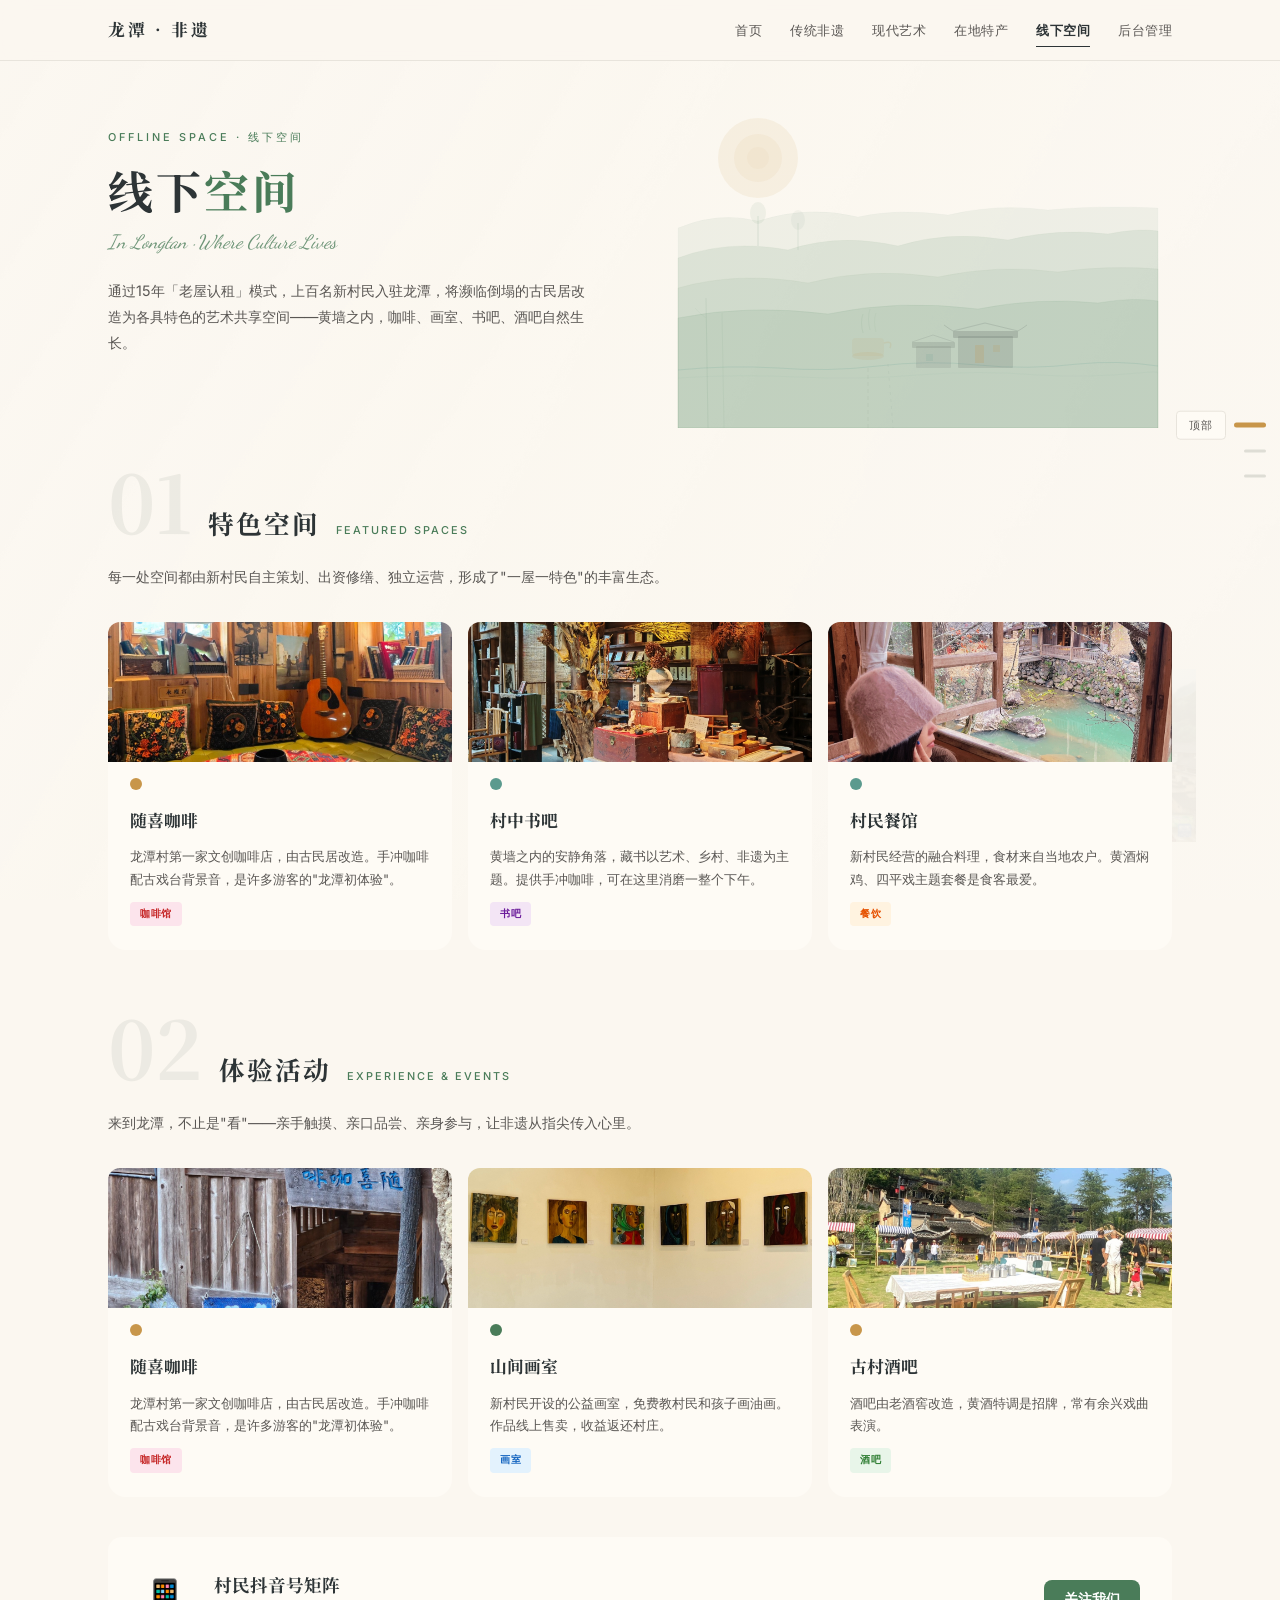
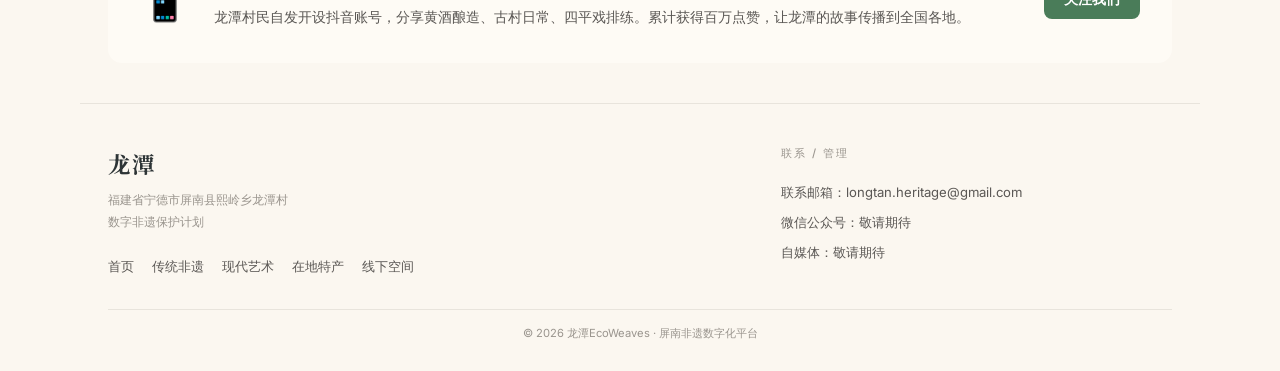
<file: templates/offline-space.html>
<!DOCTYPE html>
<html lang="zh-CN">
<head>
  <meta charset="UTF-8">
  <meta name="viewport" content="width=device-width, initial-scale=1.0">
  <title>线下空间 · 龙潭非遗平台</title>
  <link rel="preconnect" href="https://fonts.googleapis.com">
  <link rel="preconnect" href="https://fonts.gstatic.com" crossorigin>
  <link href="https://fonts.googleapis.com/css2?family=Noto+Serif+SC:ital,wght@0,400;0,600;0,700;1,400;1,600&family=Inter:wght@300;400;500;600&family=Dancing+Script:wght@400;500;600;700&display=swap" rel="stylesheet">
  <link rel="stylesheet" href="/static/css/style.css">
  <style>
    /* ========== 线下空间页 ========== */

    /* Hero 区域 */
    .space-hero {
      max-width: var(--max-width);
      margin: 0 auto;
      padding: calc(var(--nav-height) + 48px) 28px 16px;
      display: grid;
      grid-template-columns: 1fr 1fr;
      gap: 48px;
      align-items: start;
      position: relative;
    }

    .space-hero-left {
      position: relative;
      z-index: 1;
      padding-top: 20px;
    }

    .space-hero-label {
      font-size: 0.68rem;
      letter-spacing: 3px;
      color: var(--forest);
      text-transform: uppercase;
      margin-bottom: 16px;
      font-weight: 500;
    }

    .space-hero-title {
      font-family: var(--font-cn);
      font-size: 2.8rem;
      font-weight: 700;
      color: var(--text-primary);
      line-height: 1.2;
      letter-spacing: 3px;
      margin-bottom: 8px;
    }

    .space-hero-title em {
      font-style: normal;
      color: var(--forest);
    }

    .space-hero-en {
      font-family: 'Dancing Script', cursive;
      font-size: 1.2rem;
      color: var(--forest);
      font-style: italic;
      margin-bottom: 20px;
      opacity: 0.8;
    }

    .space-hero-desc {
      font-size: 0.9rem;
      color: var(--text-secondary);
      line-height: 1.8;
      max-width: 480px;
    }

    /* 右侧插画 */
    .space-illustration {
      position: relative;
      width: 100%;
      height: 320px;
    }

    .space-illustration svg {
      width: 100%;
      height: 100%;
    }

    /* 空间板块 */
    .space-block {
      max-width: var(--max-width);
      margin: 0 auto;
      padding: 16px 28px 0;
      position: relative;
    }

    .section-number-sp {
      font-family: var(--font-cn);
      font-size: 5rem;
      font-weight: 700;
      color: var(--border);
      line-height: 1;
      margin-bottom: 8px;
      opacity: 0.5;
    }

    .block-header-sp {
      display: flex;
      align-items: baseline;
      gap: 16px;
      margin-bottom: 16px;
      flex-wrap: wrap;
    }

    .block-title-sp {
      font-family: var(--font-cn);
      font-size: 1.6rem;
      font-weight: 700;
      color: var(--text-primary);
      letter-spacing: 2px;
    }

    .block-sub-sp {
      font-size: 0.68rem;
      color: var(--forest);
      letter-spacing: 2px;
      text-transform: uppercase;
      font-weight: 500;
    }

    .block-intro-sp {
      font-size: 0.88rem;
      color: var(--text-secondary);
      line-height: 1.85;
      max-width: 560px;
      margin-bottom: 32px;
    }

    /* 空间卡片网格 */
    .space-grid {
      display: grid;
      grid-template-columns: repeat(3, 1fr);
      gap: 16px;
      margin-top: 32px;
      margin-bottom: 40px;
    }

    .space-card {
      background: var(--bg-elevated);
      border-radius: 18px;
      padding: 28px 22px 24px;
      transition: var(--transition);
      display: flex;
      flex-direction: column;
      justify-content: space-between;
    }

    .space-card:hover {
      box-shadow: 0 4px 24px rgba(74,124, 89, 0.06);
      transform: translateY(-2px);
    }

    .space-dot {
      width: 12px;
      height: 12px;
      border-radius: 50%;
      margin-bottom: 16px;
      flex-shrink: 0;
    }

    .space-dot.wall { background: var(--wall); }
    .space-dot.creek { background: var(--creek); }
    .space-dot.forest { background: var(--forest); }

    .space-card h4 {
      font-family: var(--font-cn);
      font-size: 1.05rem;
      font-weight: 700;
      color: var(--text-primary);
      margin-bottom: 10px;
      flex-shrink: 0;
    }

    .space-card p {
      font-size: 0.82rem;
      color: var(--text-secondary);
      line-height: 1.7;
      flex-grow: 1;
    }

    .space-card-img {
      width: 100%;
      height: 140px;
      border-radius: 12px 12px 0 0;
      overflow: hidden;
      margin: -28px -22px 16px;
      width: calc(100% + 44px);
    }

    .space-card-img img {
      width: 100%;
      height: 100%;
      object-fit: cover;
      display: block;
      transition: transform 0.4s ease;
    }

    .space-card:hover .space-card-img img {
      transform: scale(1.06);
    }

    .space-tag {
      display: inline-block;
      padding: 3px 10px;
      font-size: 0.65rem;
      font-weight: 600;
      letter-spacing: 0.5px;
      border-radius: 4px;
      margin-top: 12px;
      align-self: flex-start;
    }

    .space-tag.cafe { background: #fce4ec; color: #c62828; }
    .space-tag.book { background: #f3e5f5; color: #6a1b9a; }
    .space-tag.art { background: #e3f2fd; color: #1565c0; }
    .space-tag.bar { background: #e8f5e9; color: #2e7d32; }
    .space-tag.food { background: #fff3e0; color: #e65100; }
    .space-tag.stay { background: #e0f7fa; color: #00838f; }

    /* 体验活动 */
    .experience-grid {
      display: grid;
      grid-template-columns: repeat(2, 1fr);
      gap: 16px;
      margin-top: 32px;
      margin-bottom: 40px;
    }

    .experience-card {
      background: var(--bg-elevated);
      border-radius: 18px;
      padding: 28px 24px;
      transition: var(--transition);
      border-left: 3px solid var(--forest);
    }

    .experience-card:hover {
      box-shadow: var(--shadow-sm);
    }

    .experience-card h4 {
      font-family: var(--font-cn);
      font-size: 1.05rem;
      font-weight: 700;
      color: var(--text-primary);
      margin-bottom: 8px;
    }

    .experience-card p {
      font-size: 0.82rem;
      color: var(--text-secondary);
      line-height: 1.7;
    }

    /* 图片画廊 */
    .space-gallery {
      display: grid;
      grid-template-columns: repeat(3, 1fr);
      gap: 12px;
      margin-top: 24px;
      margin-bottom: 16px;
    }

    .space-gallery-item {
      position: relative;
      border-radius: var(--radius-lg);
      overflow: hidden;
      aspect-ratio: 4/3;
      cursor: pointer;
      transition: transform 0.3s ease, box-shadow 0.3s ease;
    }

    .space-gallery-item:hover {
      transform: translateY(-3px);
      box-shadow: 0 6px 20px rgba(74, 124, 89, 0.12);
    }

    .space-gallery-item img {
      width: 100%;
      height: 100%;
      object-fit: cover;
      display: block;
      transition: transform 0.4s ease;
    }

    .space-gallery-item:hover img {
      transform: scale(1.05);
    }

    .space-gallery-caption {
      position: absolute;
      bottom: 0;
      left: 0;
      right: 0;
      padding: 10px 12px 8px;
      background: linear-gradient(transparent, rgba(45, 52, 54, 0.65));
      color: #fff;
      font-size: 0.72rem;
      letter-spacing: 0.5px;
    }

    @media (max-width: 960px) {
      .space-gallery { grid-template-columns: repeat(2, 1fr); }
    }

    @media (max-width: 640px) {
      .space-gallery { grid-template-columns: 1fr; }
    }

    /* 响应式 */
    @media (max-width: 960px) {
      .space-hero {
        grid-template-columns: 1fr;
        gap: 32px;
      }
      .space-illustration { height: 240px; }
      .space-grid { grid-template-columns: repeat(2, 1fr); }
      .experience-grid { grid-template-columns: 1fr; }
      .section-number-sp { font-size: 3.5rem; }
    }

    @media (max-width: 640px) {
      .space-hero-title { font-size: 2rem; }
      .space-grid { grid-template-columns: 1fr; }
    }
  </style>
</head>
<body>

  <!-- 导航栏 -->
  <nav class="navbar">
    <div class="nav-inner">
      <a href="/" class="nav-logo">龙潭 · 非遗</a>
      <div class="nav-links">
        <a href="/">首页</a>
        <a href="/heritage">传统非遗</a>
        <a href="/music-innovation">现代艺术</a>
        <a href="/creative">在地特产</a>
        <a href="/offline-space" class="active">线下空间</a>
        <a href="/admin">后台管理</a>
      </div>
      <div class="nav-mobile-toggle"><span></span><span></span><span></span></div>
    </div>
  </nav>

  <!-- Hero 区域 -->
  <header class="space-hero" id="nav-hero">
    <div class="space-hero-left fade-in">
      <div class="space-hero-label">OFFLINE SPACE · 线下空间</div>
      <h1 class="space-hero-title">线下<em>空间</em></h1>
      <div class="space-hero-en">In Longtan · Where Culture Lives</div>
      <p class="space-hero-desc">
        通过15年「老屋认租」模式，上百名新村民入驻龙潭，将濒临倒塌的古民居改造为各具特色的艺术共享空间——黄墙之内，咖啡、画室、书吧、酒吧自然生长。
      </p>
    </div>
    <div class="space-illustration fade-in fade-in-delay-1">
      <svg viewBox="0 0 480 320" fill="none" xmlns="http://www.w3.org/2000/svg">
        <!-- 云雾 -->
        <path class="svganim-cloud" d="M20 70 Q70 63 120 67 Q170 73 210 65" stroke="rgba(255,255,255,0.14)" stroke-width="0.8" fill="none"/>
        <ellipse class="svganim-cloud-slow" cx="200" cy="95" rx="45" ry="5" fill="rgba(255,255,255,0.04)"/>
        <!-- 第一层远山 -->
        <path class="svganim-mountain-1" d="M0 120 Q40 103 80 113 Q130 97 180 109 Q220 100 270 107 Q320 95 370 102 Q420 97 480 100 L480 320 L0 320Z" fill="rgba(74,124,89,0.07)" stroke="rgba(74,124,89,0.04)" stroke-width="0.5"/>
        <!-- 第二层远山 -->
        <path class="svganim-mountain-2" d="M0 150 Q50 131 110 142 Q160 125 220 138 Q270 122 330 132 Q380 120 430 126 Q460 120 480 123 L480 320 L0 320Z" fill="rgba(74,124,89,0.10)" stroke="rgba(74,124,89,0.06)" stroke-width="0.7"/>
        <!-- 远景松树 -->
        <g class="svganim-pine-far-1">
        <line x1="80" y1="138" x2="80" y2="108" stroke="rgba(74,124,89,0.13)" stroke-width="1.2"/>
        <ellipse cx="80" cy="105" rx="8" ry="11" fill="rgba(74,124,89,0.07)"/>
        </g>
        <g class="svganim-pine-far-2">
        <line x1="120" y1="142" x2="120" y2="115" stroke="rgba(74,124,89,0.10)" stroke-width="1"/>
        <ellipse cx="120" cy="112" rx="7" ry="10" fill="rgba(74,124,89,0.05)"/>
        </g>
        <!-- 第三层山 -->
        <path class="svganim-mountain-3" d="M0 180 Q60 163 130 175 Q190 159 260 169 Q320 156 380 164 Q430 157 480 161 L480 320 L0 320Z" fill="rgba(74,124,89,0.08)" stroke="rgba(74,124,89,0.05)" stroke-width="0.8"/>
        <!-- 第四层近山 -->
        <path class="svganim-mountain-4" d="M0 210 Q70 196 150 206 Q220 191 300 201 Q360 189 420 195 Q455 189 480 193 L480 320 L0 320Z" fill="rgba(74,124,89,0.11)" stroke="rgba(74,124,89,0.07)" stroke-width="0.9"/>
        <!-- 溪流 -->
        <path class="svganim-creek-upper" d="M0 262 Q50 257 100 260 Q150 264 200 258 Q250 252 300 257 Q350 262 400 256 Q440 252 480 258" stroke="rgba(91,154,142,0.16)" stroke-width="1" fill="none"/>
        <path class="svganim-creek-lower" d="M0 270 Q60 266 120 269 Q180 272 240 267 Q300 262 360 267 Q410 270 460 265 Q480 263 480 265" stroke="rgba(91,154,142,0.08)" stroke-width="0.6" fill="none"/>
        <!-- 石板路 -->
        <path class="svganim-stone-path-1" d="M190 260 L190 320" stroke="rgba(45,52,54,0.09)" stroke-width="0.6" stroke-dasharray="4 3"/>
        <path class="svganim-stone-path-2" d="M210 256 L215 320" stroke="rgba(45,52,54,0.07)" stroke-width="0.5" stroke-dasharray="3 4"/>
        <!-- 古厝群 -->
        <!-- 主屋（咖啡馆） -->
        <rect x="280" y="228" width="55" height="32" rx="1" fill="rgba(45,52,54,0.12)"/>
        <rect x="275" y="223" width="65" height="7" rx="1" fill="rgba(45,52,54,0.16)"/>
        <line x1="275" y1="223" x2="307" y2="215" stroke="rgba(45,52,54,0.16)" stroke-width="0.8"/>
        <line x1="340" y1="223" x2="307" y2="215" stroke="rgba(45,52,54,0.16)" stroke-width="0.8"/>
        <path d="M275 223 Q270 220 266 217" stroke="rgba(45,52,54,0.16)" stroke-width="0.8" fill="none"/>
        <path d="M340 223 Q345 220 349 217" stroke="rgba(45,52,54,0.16)" stroke-width="0.8" fill="none"/>
        <rect class="svganim-window-glow" x="297" y="237" width="9" height="18" rx="0.5" fill="rgba(200,150,74,0.20)"/>
        <rect class="svganim-window-split" x="315" y="237" width="7" height="7" rx="0.5" fill="rgba(200,150,74,0.14)"/>
        <!-- 副屋（画室） -->
        <rect x="238" y="238" width="35" height="22" rx="1" fill="rgba(45,52,54,0.09)"/>
        <rect x="234" y="234" width="43" height="6" rx="1" fill="rgba(45,52,54,0.12)"/>
        <path d="M234 234 L255 227 L276 234" stroke="rgba(45,52,54,0.13)" stroke-width="0.7" fill="none"/>
        <rect x="248" y="246" width="7" height="7" rx="0.5" fill="rgba(91,154,142,0.12)"/>
        <!-- 咖啡杯 -->
        <ellipse cx="190" cy="248" rx="16" ry="4" fill="rgba(200,150,74,0.10)"/>
        <rect x="174" y="230" width="32" height="18" rx="4" fill="rgba(200,150,74,0.08)"/>
        <path d="M206 235 Q215 232 212 240" stroke="rgba(200,150,74,0.12)" stroke-width="1.5" fill="none"/>
        <!-- 蒸汽 -->
        <path d="M185 225 Q182 214 185 206" stroke="rgba(74,124,89,0.09)" stroke-width="0.8" fill="none"/>
        <path d="M192 222 Q189 210 192 201" stroke="rgba(74,124,89,0.07)" stroke-width="0.8" fill="none"/>
        <path d="M198 224 Q195 213 198 205" stroke="rgba(74,124,89,0.05)" stroke-width="0.8" fill="none"/>
        <!-- 竹林 -->
        <g class="svganim-bamboo-1">
        <line x1="30" y1="320" x2="28" y2="190" stroke="rgba(74,124,89,0.09)" stroke-width="1"/>
        <path d="M28 210 Q22 206 17 200" stroke="rgba(74,124,89,0.07)" stroke-width="0.5" fill="none"/>
        </g>
        <g class="svganim-bamboo-2">
        <line x1="46" y1="320" x2="44" y2="205" stroke="rgba(74,124,89,0.07)" stroke-width="0.8"/>
        </g>
        <!-- 暖阳 -->
        <circle class="svganim-sun-outer" cx="80" cy="50" r="40" fill="rgba(200,150,74,0.09)"/>
        <circle class="svganim-sun-mid" cx="80" cy="50" r="24" fill="rgba(200,150,74,0.06)"/>
        <circle class="svganim-sun-inner" cx="80" cy="50" r="11" fill="rgba(200,150,74,0.04)"/>
      </svg>
    </div>
  </header>

  <!-- 板块 01：特色空间 -->
  <section class="space-block" id="nav-spaces">
    <div class="block-header-sp fade-in">
      <div class="section-number-sp">01</div>
      <h2 class="block-title-sp">特色空间</h2>
      <span class="block-sub-sp">FEATURED SPACES</span>
    </div>
    <p class="block-intro-sp fade-in">
      每一处空间都由新村民自主策划、出资修缮、独立运营，形成了"一屋一特色"的丰富生态。
    </p>

    <!-- 空间卡片 -->
    <div class="space-grid">
      <!-- 随喜咖啡 -->
      <div class="space-card fade-in fade-in-delay-1">
        <div class="space-card-img">
          <img src="/uploads/space_music.jpg" alt="随喜咖啡">
        </div>
        <div class="space-dot wall"></div>
        <h4>随喜咖啡</h4>
        <p>龙潭村第一家文创咖啡店，由古民居改造。手冲咖啡配古戏台背景音，是许多游客的"龙潭初体验"。</p>
        <span class="space-tag cafe">咖啡馆</span>
      </div>
      <!-- 村中书吧 -->
      <div class="space-card fade-in fade-in-delay-2">
        <div class="space-card-img">
          <img src="/uploads/space_book.jpg" alt="村中书吧">
        </div>
        <div class="space-dot creek"></div>
        <h4>村中书吧</h4>
        <p>黄墙之内的安静角落，藏书以艺术、乡村、非遗为主题。提供手冲咖啡，可在这里消磨一整个下午。</p>
        <span class="space-tag book">书吧</span>
      </div>
      <!-- 村民餐馆 -->
      <div class="space-card fade-in fade-in-delay-2">
        <div class="space-card-img">
          <img src="/uploads/space_restaurant.jpg" alt="村民餐馆">
        </div>
        <div class="space-dot creek"></div>
        <h4>村民餐馆</h4>
        <p>新村民经营的融合料理，食材来自当地农户。黄酒焖鸡、四平戏主题套餐是食客最爱。</p>
        <span class="space-tag food">餐饮</span>
      </div>
    </div>
  </section>

  <!-- 板块 02：体验活动 -->
  <section class="space-block" id="nav-experience">
    <div class="block-header-sp fade-in">
      <div class="section-number-sp">02</div>
      <h2 class="block-title-sp">体验活动</h2>
      <span class="block-sub-sp">EXPERIENCE & EVENTS</span>
    </div>
    <p class="block-intro-sp fade-in">
      来到龙潭，不止是"看"——亲手触摸、亲口品尝、亲身参与，让非遗从指尖传入心里。
    </p>

    <!-- 空间亮点卡片（上图下文） -->
    <div class="space-grid" style="margin-top:32px;">

      <!-- 随喜咖啡 -->
      <div class="space-card fade-in fade-in-delay-1">
        <div class="space-card-img">
          <img src="/uploads/space_cafe.jpg" alt="随喜咖啡">
        </div>
        <div class="space-dot wall"></div>
        <h4>随喜咖啡</h4>
        <p>龙潭村第一家文创咖啡店，由古民居改造。手冲咖啡配古戏台背景音，是许多游客的"龙潭初体验"。</p>
        <span class="space-tag cafe">咖啡馆</span>
      </div>

      <!-- 山间画室 -->
      <div class="space-card fade-in fade-in-delay-2">
        <div class="space-card-img">
          <img src="/uploads/space_art_show.jpg" alt="山间画室">
        </div>
        <div class="space-dot forest"></div>
        <h4>山间画室</h4>
        <p>新村民开设的公益画室，免费教村民和孩子画油画。作品线上售卖，收益返还村庄。</p>
        <span class="space-tag art">画室</span>
      </div>

      <!-- 古村酒吧 -->
      <div class="space-card fade-in fade-in-delay-3">
        <div class="space-card-img">
          <img src="/uploads/space_wine_artist.jpg" alt="古村酒吧">
        </div>
        <div class="space-dot wall"></div>
        <h4>古村酒吧</h4>
        <p>酒吧由老酒窖改造，黄酒特调是招牌，常有余兴戏曲表演。</p>
        <span class="space-tag bar">酒吧</span>
      </div>

    </div>

    <!-- 抖音传播 -->
    <div style="background:var(--bg-elevated);border-radius:var(--radius-lg);padding:28px 32px;margin-top:40px;margin-bottom:40px;display:flex;align-items:center;gap:24px;flex-wrap:wrap;" class="fade-in">
      <div style="font-size:2.5rem;display:flex;align-items:center;justify-content:center;flex-shrink:0;">📱</div>
      <div style="flex:1;min-width:200px;">
        <div style="font-family:var(--font-cn);font-size:1.1rem;font-weight:700;color:var(--text-primary);margin-bottom:6px;">村民抖音号矩阵</div>
        <div style="font-size:0.85rem;color:var(--text-secondary);line-height:1.7;">龙潭村民自发开设抖音账号，分享黄酒酿造、古村日常、四平戏排练。累计获得百万点赞，让龙潭的故事传播到全国各地。</div>
      </div>
      <a href="https://www.douyin.com/" target="_blank" style="padding:8px 20px;background:var(--forest);color:white;border-radius:8px;font-size:0.85rem;font-weight:600;text-decoration:none;white-space:nowrap;display:flex;align-items:center;height:fit-content;">关注我们</a>
    </div>
  </section>

  <!-- 页脚 -->
  <footer class="footer-ref">
    <div class="footer-grid">
      <div class="footer-brand-area">
        <div class="footer-brand">龙潭</div>
        <div class="footer-address">
          福建省宁德市屏南县熙岭乡龙潭村<br>
          数字非遗保护计划
        </div>
        <div class="footer-nav-row">
          <a href="/">首页</a>
          <a href="/heritage">传统非遗</a>
          <a href="/music-innovation">现代艺术</a>
          <a href="/creative">在地特产</a>
          <a href="/offline-space">线下空间</a>
        </div>
      </div>
      <div class="footer-col">
        <h4>联系 / 管理</h4>
        <a href="mailto:longtan.heritage@gmail.com">联系邮箱：longtan.heritage@gmail.com</a>
        <span style="display:block;font-size:0.8rem;color:var(--text-secondary);padding:4px 0;">微信公众号：敬请期待</span>
        <span style="display:block;font-size:0.8rem;color:var(--text-secondary);padding:4px 0;">自媒体：敬请期待</span>
      </div>
    </div>
    <div class="footer-bottom">&copy; 2026 龙潭EcoWeaves · 屏南非遗数字化平台</div>
  </footer>

  <!-- 侧边导览 -->
  <nav class="page-sidenav" aria-label="页面导览">
    <a href="#nav-hero" class="page-sidenav-dot active" data-nav="nav-hero"><span class="sidenav-label">顶部</span></a>
    <a href="#nav-spaces" class="page-sidenav-dot" data-nav="nav-spaces"><span class="sidenav-label">特色空间</span></a>
    <a href="#nav-experience" class="page-sidenav-dot" data-nav="nav-experience"><span class="sidenav-label">体验活动</span></a>
  </nav>

  <script src="/static/js/main.js"></script>
</body>
</html>
</file>
<file: static/css/style.css>
/* ============================================
   屏南龙潭非遗数字化平台 - 全局样式
   配色来源：龙潭村实景 · 黄墙黛瓦清溪山林
   ============================================ */

/* ---------- CSS变量体系 ---------- */
:root {
  /* 【屏南龙潭实景配色 - 主变量】 */
  --wall:          #C8964A;   /* 黄墙（夯土暖赭）主色 */
  --wall-light:     #D4A04A;   /* 黄墙亮版 */
  --wall-soft:     rgba(200,150,74,0.09);

  --tile:          #2D3436;   /* 黛瓦（墨灰）文字主色 */
  --tile-light:     #4A4845;   /* 黛瓦亮版 */
  --tile-soft:     rgba(45,52,54,0.05);

  --creek:         #5B9A8E;   /* 清溪（溪水绿）辅助 */
  --creek-soft:    rgba(91,154,142,0.08);

  --forest:        #4A7C59;   /* 深绿（山林）辅助 */
  --forest-soft:   rgba(74,124,89,0.07);

  --amber:         #B8860B;   /* 黄酒琥珀 点缀 */
  --amber-soft:    rgba(184,134,11,0.08);

  /* 【向后兼容别名 - 旧页面引用】 */
  --accent:        var(--wall);
  --accent-soft:   var(--wall-soft);
  --accent-hover:   var(--wall-light);
  --sage:          var(--creek);
  --sage-soft:     var(--creek-soft);
  --blue-muted:    #7BA3B8;   /* 蓝灰 - 重新定义 */

  /* 文字层级 */
  --text-primary:   var(--tile);
  --text-secondary: #5A5754;
  --text-muted:     #9A958E;
  --text-inverse:   #FBF7F0;

  /* 背景层级 */
  --bg-base:       #FBF7F0;
  --bg-elevated:    #FEFBF5;
  --bg-muted:      #F3EFE8;
  --bg-subtle:     #F9F6F0;

  /* 边框 */
  --border:         #DEDDD5;
  --border-subtle:  #E8E4DC;

  /* 阴影 */
  --shadow-xs:   0 1px 3px rgba(45,52,54,0.04);
  --shadow-sm:   0 2px 8px rgba(45,52,54,0.06);
  --shadow-md:   0 4px 16px rgba(45,52,54,0.08);
  --shadow-lg:   0 8px 32px rgba(45,52,54,0.12);

  /* 圆角 */
  --radius-sm:   6px;
  --radius-md:   10px;
  --radius-lg:   14px;

  /* 字体 */
  --font-cn:   'Noto Serif SC', 'Source Han Serif SC', serif;
  --font-sans: 'Inter', 'PingFang SC', 'Microsoft YaHei', sans-serif;

  /* 过渡 */
  --transition-fast: all 0.15s ease;
  --transition:      all 0.25s ease;

  /* 布局 */
  --max-width: 1120px;
  --nav-height: 60px;
}

/* ---------- 基础重置 ---------- */
*, *::before, *::after { margin:0; padding:0; box-sizing: border-box; }
html { scroll-behavior: smooth; font-size: 16px; }
body {
  font-family: var(--font-sans);
  color: var(--text-primary);
  background: var(--bg-base);
  line-height: 1.75;
  overflow-x: hidden;
  -webkit-font-smoothing: antialiased;
}
a { text-decoration: none; color: inherit; transition: var(--transition-fast); }
img { max-width: 100%; height: auto; display: block; }
ul, ol { list-style: none; }

/* ---------- 屏南视觉元素：水墨纹理背景 + 龙潭航拍 ---------- */
body::before {
  content: '';
  position: fixed;
  top:0; left:0; right:0; bottom:0;
  background:
    /* 暖色半透明遮罩（整体干净，背景图极淡） */
    linear-gradient(
      120deg,
      rgba(251, 247, 240, 0.96) 0%,
      rgba(251, 247, 240, 0.93) 40%,
      rgba(251, 247, 240, 0.94) 70%,
      rgba(251, 247, 240, 0.95) 100%
    ),
    /* 黄墙暖光（左上） */
    radial-gradient(ellipse 60% 50% at 10% 5%,   rgba(200,150,74,0.04), transparent),
    /* 清溪绿光（右下） */
    radial-gradient(ellipse 50% 40% at 90% 95%,   rgba(91,154,142,0.03), transparent),
    /* 山林深绿（右侧中间） */
    radial-gradient(ellipse 40% 60% at 95% 45%,   rgba(74,124,89,0.02), transparent),
    /* 宣纸纹理感 */
    url("data:image/svg+xml,%3Csvg width='100' height='100' xmlns='http://www.w3.org/2000/svg'%3E%3Cfilter id='n'%3E%3CfeTurbulence baseFrequency='0.65' numOctaves='4' stitchTiles='stitch'/%3E%3C/filter%3E%3Crect width='100%25' height='100%25' filter='url(%23n)' opacity='0.015'/%3E%3C/svg%3E"),
    /* 底层：龙潭村航拍（仅右下一小块装饰） */
    url("/uploads/longtan_cri_1.jpg") right 8% bottom 8% / 18% auto no-repeat fixed;
  pointer-events: none;
  z-index: -1;
}

/* ---------- 品牌装饰：青瓦飞檐分隔线 ---------- */
.brand-divider {
  max-width: var(--max-width);
  margin: 0 auto;
  height: 1px;
  background: linear-gradient(90deg,
    transparent 0%,
    var(--border) 15%,
    var(--wall) 50%,
    var(--border) 85%,
    transparent 100%
  );
  opacity: 0.6;
}

/* ---------- 品牌装饰：山水意境 SVG 容器 ---------- */
.brand-watermark {
  position: absolute;
  pointer-events: none;
  opacity: 0.025;
  z-index: 0;
}

/* ---------- 屏南特色标签 ---------- */
.tag-pingnan {
  display: inline-block;
  padding: 3px 12px;
  font-size: 0.65rem;
  font-weight: 600;
  letter-spacing: 2px;
  border: 1px solid var(--wall);
  color: var(--wall);
  border-radius: 2px;
}

/* ---------- 媒体画廊（只读展示） ---------- */
.media-gallery {
  display: grid;
  grid-template-columns: repeat(auto-fill, minmax(200px, 1fr));
  gap: 12px;
  margin-top: 20px;
}

.media-gallery-item {
  position: relative;
  border-radius: var(--radius-md);
  overflow: hidden;
  background: var(--bg-muted);
  aspect-ratio: 4/3;
  transition: var(--transition);
}

.media-gallery-item:hover {
  box-shadow: var(--shadow-sm);
  transform: translateY(-2px);
}

.media-gallery-item img,
.media-gallery-item video {
  width: 100%;
  height: 100%;
  object-fit: cover;
}

.media-gallery-item .gallery-type {
  position: absolute;
  bottom: 6px;
  left: 6px;
  padding: 2px 8px;
  background: rgba(45,52,54,0.55);
  color: white;
  font-size: 0.6rem;
  border-radius: 3px;
  letter-spacing: 0.5px;
}

.media-gallery-item .gallery-desc {
  position: absolute;
  bottom: 0;
  left: 0;
  right: 0;
  padding: 20px 10px 8px;
  background: linear-gradient(transparent, rgba(45,52,54,0.5));
  color: white;
  font-size: 0.72rem;
  opacity: 0;
  transition: opacity 0.2s ease;
}

.media-gallery-item:hover .gallery-desc {
  opacity: 1;
}

.media-gallery-empty {
  text-align: center;
  padding: 40px 20px;
  color: var(--text-muted);
  font-size: 0.85rem;
  border: 1px dashed var(--border);
  border-radius: var(--radius-md);
  margin-top: 20px;
}

/* ---------- 导航栏 ---------- */
.navbar {
  position: fixed;
  top:0; left:0; right:0;
  z-index: 1000;
  background: rgba(251,247,240,0.90);
  backdrop-filter: blur(14px);
  -webkit-backdrop-filter: blur(14px);
  border-bottom: 1px solid var(--border-subtle);
  transition: var(--transition);
}
.navbar.scrolled {
  border-bottom-color: var(--border);
  box-shadow: var(--shadow-xs);
}
.nav-inner {
  max-width: var(--max-width);
  margin: 0 auto;
  padding: 0 28px;
  display: flex;
  align-items: center;
  justify-content: space-between;
  height: var(--nav-height);
}
.nav-logo {
  font-family: var(--font-cn);
  font-size: 1.05rem;
  font-weight: 700;
  color: var(--text-primary);
  letter-spacing: 3px;
}
.nav-links { display: flex; align-items: center; }
.nav-links a {
  padding: 6px 0;
  margin-left: 28px;
  font-size: 0.82rem;
  font-weight: 400;
  letter-spacing: 0.5px;
  color: var(--text-secondary);
  position: relative;
  background: none;
  border-radius: 0;
  transition: color 0.2s ease;
}
.nav-links a::after {
  content: '';
  position: absolute;
  bottom: 0;
  left: 0;
  width: 0;
  height: 1.5px;
  background: var(--text-primary);
  transition: width 0.3s ease;
}
.nav-links a:hover,
.nav-links a.active { color: var(--text-primary); background: none; }
.nav-links a:hover::after,
.nav-links a.active::after { width: 100%; }
.nav-links a.active { font-weight: 600; }
.nav-links .nav-admin {
  color: var(--text-muted) !important;
  background: none !important;
  margin-left: 28px;
}
.nav-links .nav-admin:hover {
  color: var(--text-secondary) !important;
  background: none !important;
}
.nav-links .nav-admin::after { display: none; }
.nav-mobile-toggle {
  display: none;
  flex-direction: column;
  gap: 5px;
  cursor: pointer;
  padding: 4px;
}
.nav-mobile-toggle span {
  width: 22px;
  height: 2px;
  background: var(--text-primary);
  border-radius: 2px;
  transition: var(--transition);
}

/* ---------- 按钮 ---------- */
.btn-line {
  display: inline-flex;
  align-items: center;
  gap: 8px;
  padding: 12px 28px;
  font-size: 0.82rem;
  font-weight: 500;
  letter-spacing: 0.5px;
  border: 1.5px solid var(--text-primary);
  background: transparent;
  color: var(--text-primary);
  text-decoration: none;
  transition: var(--transition-fast);
  cursor: pointer;
}
.btn-line:hover {
  background: var(--text-primary);
  color: var(--bg-base);
}
.btn-line .arrow { transition: transform 0.2s ease; }
.btn-line:hover .arrow { transform: translateX(3px); }
.btn-line.filled {
  background: var(--wall);
  border-color: var(--wall);
  color: white;
}
.btn-line.filled:hover {
  background: var(--wall-light);
  border-color: var(--wall-light);
  color: white;
}
.btn-group { display: flex; gap: 16px; flex-wrap: wrap; }

/* ---------- 卡片 ---------- */
.card-clean {
  background: var(--bg-elevated);
  border: 1px solid var(--border-subtle);
  border-radius: var(--radius-lg);
  padding: 32px 28px;
  transition: var(--transition);
}
.card-clean:hover {
  box-shadow: var(--shadow-sm);
  border-color: var(--border);
}

/* ---------- 滚动动画 ---------- */
.fade-in {
  opacity: 0;
  transform: translateY(20px);
  transition: opacity 0.6s ease, transform 0.6s ease;
}
.fade-in.visible { opacity: 1; transform: translateY(0); }
.fade-in-delay-1 { transition-delay: 0.08s; }
.fade-in-delay-2 { transition-delay: 0.16s; }
.fade-in-delay-3 { transition-delay: 0.24s; }
.fade-in-delay-4 { transition-delay: 0.32s; }

/* ---------- 页脚（两列布局） ---------- */
.footer-ref {
  border-top: 1px solid var(--border-subtle);
  padding: 40px 28px 28px;
  max-width: var(--max-width);
  margin: 0 auto;
}

.footer-grid {
  display: grid;
  grid-template-columns: 1.6fr 1fr;
  gap: 48px;
  align-items: start;
}

.footer-brand-area {
  /* 左侧：品牌信息 + 导航链接 两栏并排 */
}

.footer-brand {
  font-family: var(--font-cn);
  font-size: 1.4rem;
  font-weight: 700;
  color: var(--text-primary);
  margin-bottom: 6px;
  letter-spacing: 2px;
}

.footer-address {
  font-size: 0.78rem;
  color: var(--text-muted);
  line-height: 1.8;
  margin-bottom: 18px;
}

.footer-nav-row {
  display: flex;
  flex-wrap: wrap;
  gap: 6px 18px;
  margin-top: 4px;
}

.footer-nav-row a {
  font-size: 0.82rem;
  color: var(--text-secondary);
  text-decoration: none;
  padding: 3px 0;
  transition: color 0.2s;
}

.footer-nav-row a:hover {
  color: var(--wall);
}

.footer-col h4 {
  font-size: 0.7rem;
  color: var(--text-muted);
  letter-spacing: 2px;
  text-transform: uppercase;
  margin-bottom: 14px;
  font-weight: 500;
}

.footer-col a {
  display: block;
  font-size: 0.82rem;
  color: var(--text-secondary);
  padding: 4px 0;
  text-decoration: none;
  transition: color 0.2s;
}

.footer-col a:hover {
  color: var(--wall);
}

.footer-col .footer-btn {
  display: inline-block;
  margin-top: 8px;
  padding: 6px 16px;
  background: var(--forest);
  color: #fff;
  border-radius: 6px;
  font-size: 0.8rem;
  font-weight: 600;
  text-decoration: none;
  transition: opacity 0.2s;
}

.footer-col .footer-btn:hover {
  opacity: 0.85;
  color: #fff;
}

.footer-bottom {
  margin-top: 28px;
  padding-top: 14px;
  border-top: 1px solid var(--border-subtle);
  font-size: 0.7rem;
  color: var(--text-muted);
  text-align: center;
}

@media (max-width: 960px) {
  .footer-grid {
    grid-template-columns: 1fr;
    gap: 28px;
  }
}

@media (max-width: 640px) {
  .footer-grid {
    grid-template-columns: 1fr;
  }
  .footer-nav-row {
    flex-direction: column;
    gap: 4px;
  }
}

/* ---------- Accordion ---------- */
.accordion {
  width: 100%;
  border: 1px solid var(--border-subtle);
  border-radius: var(--radius-lg);
  overflow: hidden;
  background: var(--bg-elevated);
}
.accordion-item { border-bottom: 1px solid var(--border-subtle); }
.accordion-item:last-child { border-bottom: none; }
.accordion-trigger {
  display: flex;
  align-items: center;
  justify-content: space-between;
  width: 100%;
  padding: 16px 20px;
  background: transparent;
  border: none;
  cursor: pointer;
  font-family: var(--font-cn);
  font-size: 0.95rem;
  font-weight: 600;
  color: var(--text-primary);
  text-align: left;
  transition: var(--transition-fast);
}
.accordion-trigger:hover { color: var(--wall); }
.accordion-icon {
  flex-shrink: 0;
  width: 20px;
  height: 20px;
  transition: transform 0.2s ease;
  color: var(--text-muted);
}
.accordion-item[data-state="open"] .accordion-icon {
  transform: rotate(180deg);
  color: var(--wall);
}
.accordion-content {
  max-height: 0;
  overflow: hidden;
  transition: max-height 0.3s ease, opacity 0.25s ease;
  opacity: 0;
}
.accordion-item[data-state="open"] .accordion-content { opacity: 1; }
.accordion-content-inner { padding: 0 20px 20px; }

/* ---------- Alert Dialog ---------- */
.alert-dialog-overlay {
  position: fixed;
  inset: 0;
  z-index: 2000;
  background: rgba(45,52,54,0.4);
  display: flex;
  align-items: center;
  justify-content: center;
  animation: fadeIn 0.2s ease forwards;
}
.alert-dialog-content {
  background: var(--bg-elevated);
  border-radius: var(--radius-lg);
  width: 440px;
  max-width: 90vw;
  padding: 24px;
  box-shadow: var(--shadow-lg);
  animation: dialogIn 0.25s ease forwards;
}
@keyframes fadeIn { from{opacity:0} to{opacity:1} }
@keyframes dialogIn { from{opacity:0;transform:scale(0.96) translateY(-8px)} to{opacity:1;transform:scale(1) translateY(0)} }

/* ========== SVG 山水插画动效 ========== */

/* --- 云雾 --- */
@keyframes cloudDrift {
  0%   { transform: translateX(0); }
  50%  { transform: translateX(12px); }
  100% { transform: translateX(0); }
}
@keyframes cloudDriftSlow {
  0%   { transform: translateX(0); }
  50%  { transform: translateX(8px); }
  100% { transform: translateX(0); }
}

/* --- 暖阳 --- */
@keyframes sunGlow {
  0%   { opacity: 0.7; transform: scale(1); }
  50%  { opacity: 1; transform: scale(1.06); }
  100% { opacity: 0.7; transform: scale(1); }
}

/* --- 溪流 --- */
@keyframes creekShimmer {
  0%   { opacity: 0.6; }
  50%  { opacity: 1; }
  100% { opacity: 0.6; }
}

/* --- 远山 --- */
@keyframes mountainBreathe {
  0%   { opacity: 0.7; }
  50%  { opacity: 1; }
  100% { opacity: 0.7; }
}

/* --- 松树微摇 --- */
@keyframes pineSway {
  0%   { transform: rotate(0deg); }
  25%  { transform: rotate(0.3deg); }
  75%  { transform: rotate(-0.3deg); }
  100% { transform: rotate(0deg); }
}

/* --- 竹子轻摆 --- */
@keyframes bambooSway {
  0%   { transform: rotate(0deg); }
  50%  { transform: rotate(0.5deg); }
  100% { transform: rotate(0deg); }
}

/* --- 首页·酒坛 --- */
@keyframes jarWobble {
  0%   { transform: rotate(0deg); }
  25%  { transform: rotate(1.5deg); }
  75%  { transform: rotate(-1deg); }
  100% { transform: rotate(0deg); }
}
@keyframes jarGlow {
  0%   { opacity: 0.22; }
  50%  { opacity: 0.38; }
  100% { opacity: 0.22; }
}

/* --- 非遗页·石板路 & 古厝窗 --- */
@keyframes stonePathShine {
  0%   { stroke-dashoffset: 0; }
  100% { stroke-dashoffset: -14; }
}
@keyframes windowGlow {
  0%   { opacity: 0.14; }
  50%  { opacity: 0.28; }
  100% { opacity: 0.14; }
}

/* --- 现代艺术·音波 & 音符 --- */
@keyframes waveBreathe {
  0%   { transform: scaleY(1); opacity: 0.25; }
  50%  { transform: scaleY(1.08); opacity: 0.42; }
  100% { transform: scaleY(1); opacity: 0.25; }
}
@keyframes waveBreathe2 {
  0%   { transform: scaleY(1); opacity: 0.20; }
  50%  { transform: scaleY(1.06); opacity: 0.36; }
  100% { transform: scaleY(1); opacity: 0.20; }
}
@keyframes noteFloat {
  0%   { transform: translateY(0) scale(1); opacity: 0.28; }
  50%  { transform: translateY(-6px) scale(1.08); opacity: 0.44; }
  100% { transform: translateY(0) scale(1); opacity: 0.28; }
}

/* ========== 动画 class 绑定（共享） ========== */

/* 基础 will-change */
.svganim-cloud,
.svganim-cloud-slow,
.svganim-sun-outer,
.svganim-sun-mid,
.svganim-sun-inner,
.svganim-creek-upper,
.svganim-creek-lower,
.svganim-mountain-1,
.svganim-mountain-2,
.svganim-mountain-3,
.svganim-mountain-4,
.svganim-mountain-5,
.svganim-pine-far-1,
.svganim-pine-far-2,
.svganim-pine-far-3,
.svganim-pine-near-1,
.svganim-pine-near-2,
.svganim-bamboo-1,
.svganim-bamboo-2,
.svganim-bamboo-3,
.svganim-jar-body,
.svganim-jar-rim,
.svganim-jar-mouth,
.svganim-stone-path-1,
.svganim-stone-path-2,
.svganim-window-glow,
.svganim-window-split,
.svganim-wave-1,
.svganim-wave-2,
.svganim-wave-3,
.svganim-note-1,
.svganim-note-2,
.svganim-note-3 {
  will-change: transform, opacity;
}

/* 云雾 */
.svganim-cloud     { animation: cloudDrift 8s ease-in-out infinite; }
.svganim-cloud-slow{ animation: cloudDriftSlow 12s ease-in-out infinite; }

/* 暖阳 */
.svganim-sun-outer { animation: sunGlow 6s ease-in-out infinite; }
.svganim-sun-mid   { animation: sunGlow 6s ease-in-out 1s infinite; }
.svganim-sun-inner { animation: sunGlow 6s ease-in-out 2s infinite; }

/* 溪流 */
.svganim-creek-upper{ animation: creekShimmer 5s ease-in-out infinite; }
.svganim-creek-lower{ animation: creekShimmer 5s ease-in-out 1.5s infinite; }

/* 山层 */
.svganim-mountain-1{ animation: mountainBreathe 10s ease-in-out infinite; }
.svganim-mountain-2{ animation: mountainBreathe 10s ease-in-out 1s infinite; }
.svganim-mountain-3{ animation: mountainBreathe 10s ease-in-out 2s infinite; }
.svganim-mountain-4{ animation: mountainBreathe 10s ease-in-out 3s infinite; }
.svganim-mountain-5{ animation: mountainBreathe 10s ease-in-out 4s infinite; }

/* 松树 (transform-origin 在各页内联 style 设置) */
.svganim-pine-far-1 { animation: pineSway 7s ease-in-out infinite; }
.svganim-pine-far-2 { animation: pineSway 7s ease-in-out 1.5s infinite; }
.svganim-pine-far-3 { animation: pineSway 7s ease-in-out 3s infinite; }
.svganim-pine-near-1{ animation: pineSway 9s ease-in-out infinite; }
.svganim-pine-near-2{ animation: pineSway 9s ease-in-out 2s infinite; }

/* 竹子 */
.svganim-bamboo-1  { animation: bambooSway 8s ease-in-out infinite; }
.svganim-bamboo-2  { animation: bambooSway 8s ease-in-out 2.5s infinite; }
.svganim-bamboo-3  { animation: bambooSway 8s ease-in-out 5s infinite; }

/* ---------- 响应式 ---------- */
@media (max-width: 768px) {
  .nav-links {
    display: none;
    position: absolute;
    top: var(--nav-height);
    left: 0; right: 0;
    background: var(--bg-base);
    flex-direction: column;
    padding: 16px 24px;
    border-bottom: 1px solid var(--border-subtle);
  }
  .nav-links.open { display: flex; }
  .nav-links a { padding: 10px 0; margin-left: 0; width: 100%; }
  .nav-links .nav-admin {
    margin-left: 0;
    margin-top: 8px;
    padding-top: 10px;
    border-top: 1px solid var(--border-subtle);
  }
  .nav-mobile-toggle { display: flex; }
  .footer-inner { flex-direction: column; gap: 8px; text-align: center; }
}

/* ---------- 图片画廊网格（media-gallery-grid） ---------- */
.media-gallery-grid {
  display: grid;
  grid-template-columns: repeat(3, 1fr);
  gap: 16px;
}

.gallery-item {
  border-radius: var(--radius-lg);
  overflow: hidden;
  border: 1px solid var(--border-subtle);
  background: var(--bg-elevated);
  transition: transform 0.25s ease, box-shadow 0.25s ease;
}

.gallery-item:hover {
  transform: scale(1.03);
  box-shadow: var(--shadow-sm);
}

.gallery-item img,
.gallery-item video {
  width: 100%;
  aspect-ratio: 4 / 3;
  object-fit: cover;
  display: block;
}

.gallery-desc {
  font-size: 0.8rem;
  color: var(--text-secondary);
  padding: 8px 12px;
  line-height: 1.5;
}

.gallery-title {
  font-family: var(--font-cn);
  font-size: 1.1rem;
  font-weight: 600;
  margin-bottom: 16px;
  color: var(--text-primary);
}

.gallery-empty {
  text-align: center;
  color: var(--text-muted);
  padding: 40px;
}

/* 视频嵌入卡片 */
.video-embed-card {
  background: var(--bg-elevated);
  border-radius: var(--radius-lg);
  border: 1px solid var(--border-subtle);
  overflow: hidden;
  margin-bottom: 32px;
  transition: var(--transition);
}
.video-embed-card:hover {
  box-shadow: var(--shadow-sm);
}
.video-embed-card .video-wrapper {
  position: relative;
  width: 100%;
  aspect-ratio: 16 / 9;
}
.video-embed-card .video-wrapper iframe {
  position: absolute;
  top: 0; left: 0;
  width: 100%;
  height: 100%;
  border: none;
}
.video-embed-card .video-caption {
  padding: 12px 16px;
  font-size: 0.78rem;
  color: var(--text-muted);
  display: flex;
  align-items: center;
  gap: 6px;
}
.video-embed-card .video-caption::before {
  content: '';
  width: 6px;
  height: 6px;
  border-radius: 50%;
  background: var(--creek);
  flex-shrink: 0;
}

@media (max-width: 768px) {
  .media-gallery-grid {
    grid-template-columns: repeat(2, 1fr);
  }
  /* 移动端：遮罩更高，背景图几乎不可见 */
  body::before {
    background:
      linear-gradient(
        135deg,
        rgba(251, 247, 240, 0.97) 0%,
        rgba(251, 247, 240, 0.95) 100%
      ),
      url("/uploads/longtan_cri_1.jpg") right bottom / 70% auto no-repeat fixed;
  }
}

@media (max-width: 480px) {
  .media-gallery-grid {
    grid-template-columns: 1fr;
  }
}

/* ========== 侧边导览 ========== */
.page-sidenav {
  position: fixed;
  right: 14px;
  top: 50%;
  transform: translateY(-50%);
  z-index: 900;
  display: flex;
  flex-direction: column;
  align-items: flex-end;
  gap: 22px;
}

.page-sidenav-dot {
  display: block;
  width: 22px;
  height: 3px;
  border-radius: 2px;
  background: var(--border);
  cursor: pointer;
  transition: all 0.3s ease;
  position: relative;
  text-decoration: none;
  flex-shrink: 0;
}

.page-sidenav-dot:hover,
.page-sidenav-dot.active {
  background: var(--wall);
  width: 32px;
  height: 5px;
  border-radius: 3px;
}

.page-sidenav-dot .sidenav-label {
  position: absolute;
  right: 40px;
  top: 50%;
  transform: translateY(-50%);
  white-space: nowrap;
  font-size: 0.7rem;
  color: var(--text-secondary);
  background: var(--bg-elevated);
  padding: 4px 12px;
  border-radius: 4px;
  border: 1px solid var(--border-subtle);
  opacity: 0;
  pointer-events: none;
  transition: opacity 0.25s ease;
  font-weight: 500;
  letter-spacing: 1px;
}

.page-sidenav-dot:hover .sidenav-label,
.page-sidenav-dot.active .sidenav-label {
  opacity: 1;
}

@media (max-width: 1100px) {
  .page-sidenav { display: none; }
}
</file>
